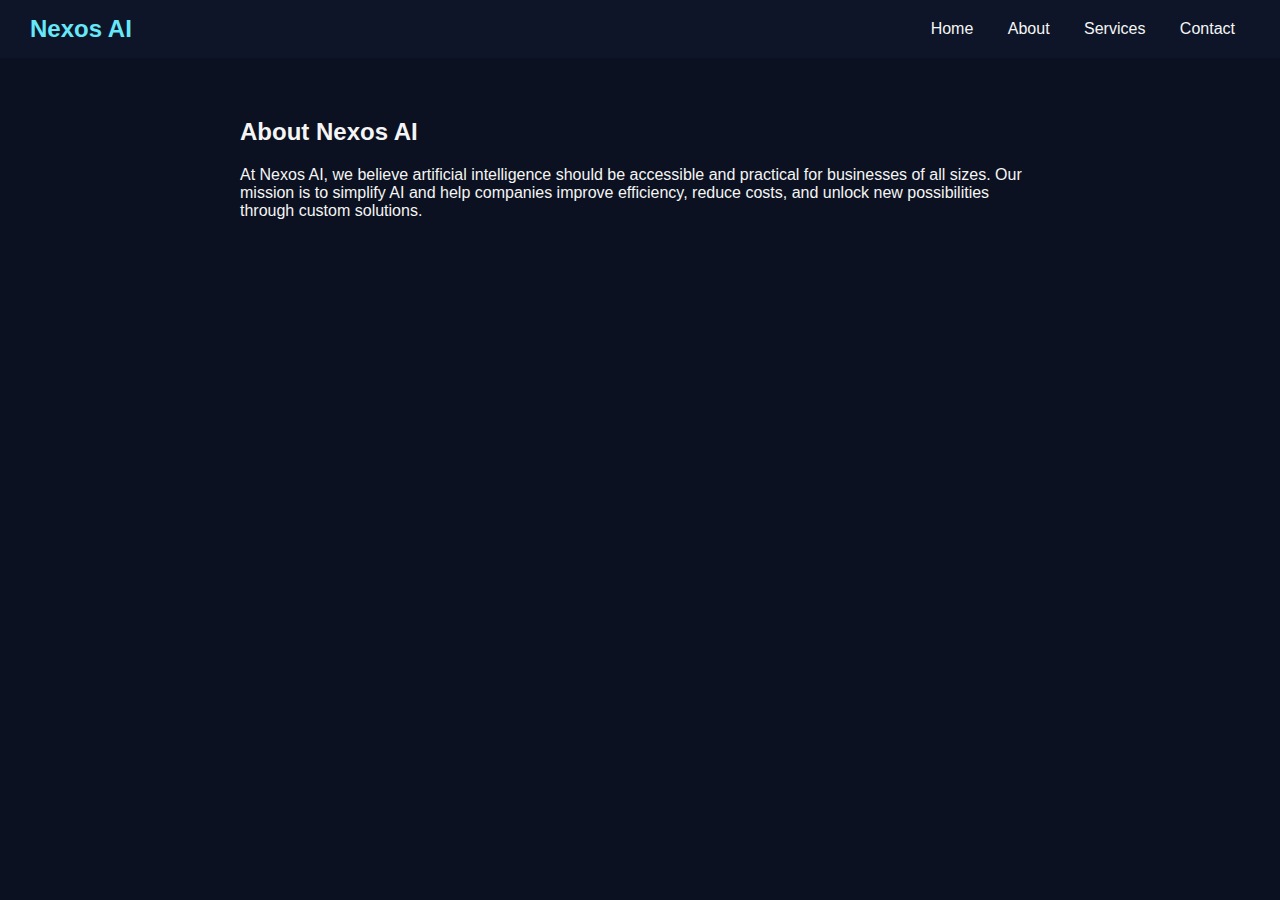
<file: about.html>
<!DOCTYPE html>
<html lang="en">
<head>
  <meta charset="UTF-8">
  <title>About | Nexos AI</title>
  <style>
    body {
      margin: 0;
      font-family: Arial, sans-serif;
      background: #0b1120;
      color: #f5f5f5;
    }
    header {
      background: #0e1528;
      padding: 15px 30px;
      display: flex;
      justify-content: space-between;
      align-items: center;
    }
    .logo {
      font-weight: bold;
      font-size: 1.5em;
      color: #67e8f9;
    }
    nav a {
      margin: 0 15px;
      text-decoration: none;
      color: #f5f5f5;
    }
    .content {
      padding: 40px 20px;
      max-width: 800px;
      margin: auto;
    }
  </style>
</head>
<body>
  <header>
    <div class="logo">Nexos AI</div>
    <nav>
      <a href="index.html">Home</a>
      <a href="about.html">About</a>
      <a href="services.html">Services</a>
      <a href="contact.html">Contact</a>
    </nav>
  </header>
  <section class="content">
    <h2>About Nexos AI</h2>
    <p>At Nexos AI, we believe artificial intelligence should be accessible and practical for businesses of all sizes. Our mission is to simplify AI and help companies improve efficiency, reduce costs, and unlock new possibilities through custom solutions.</p>
  </section>
</body>
</html>
</file>
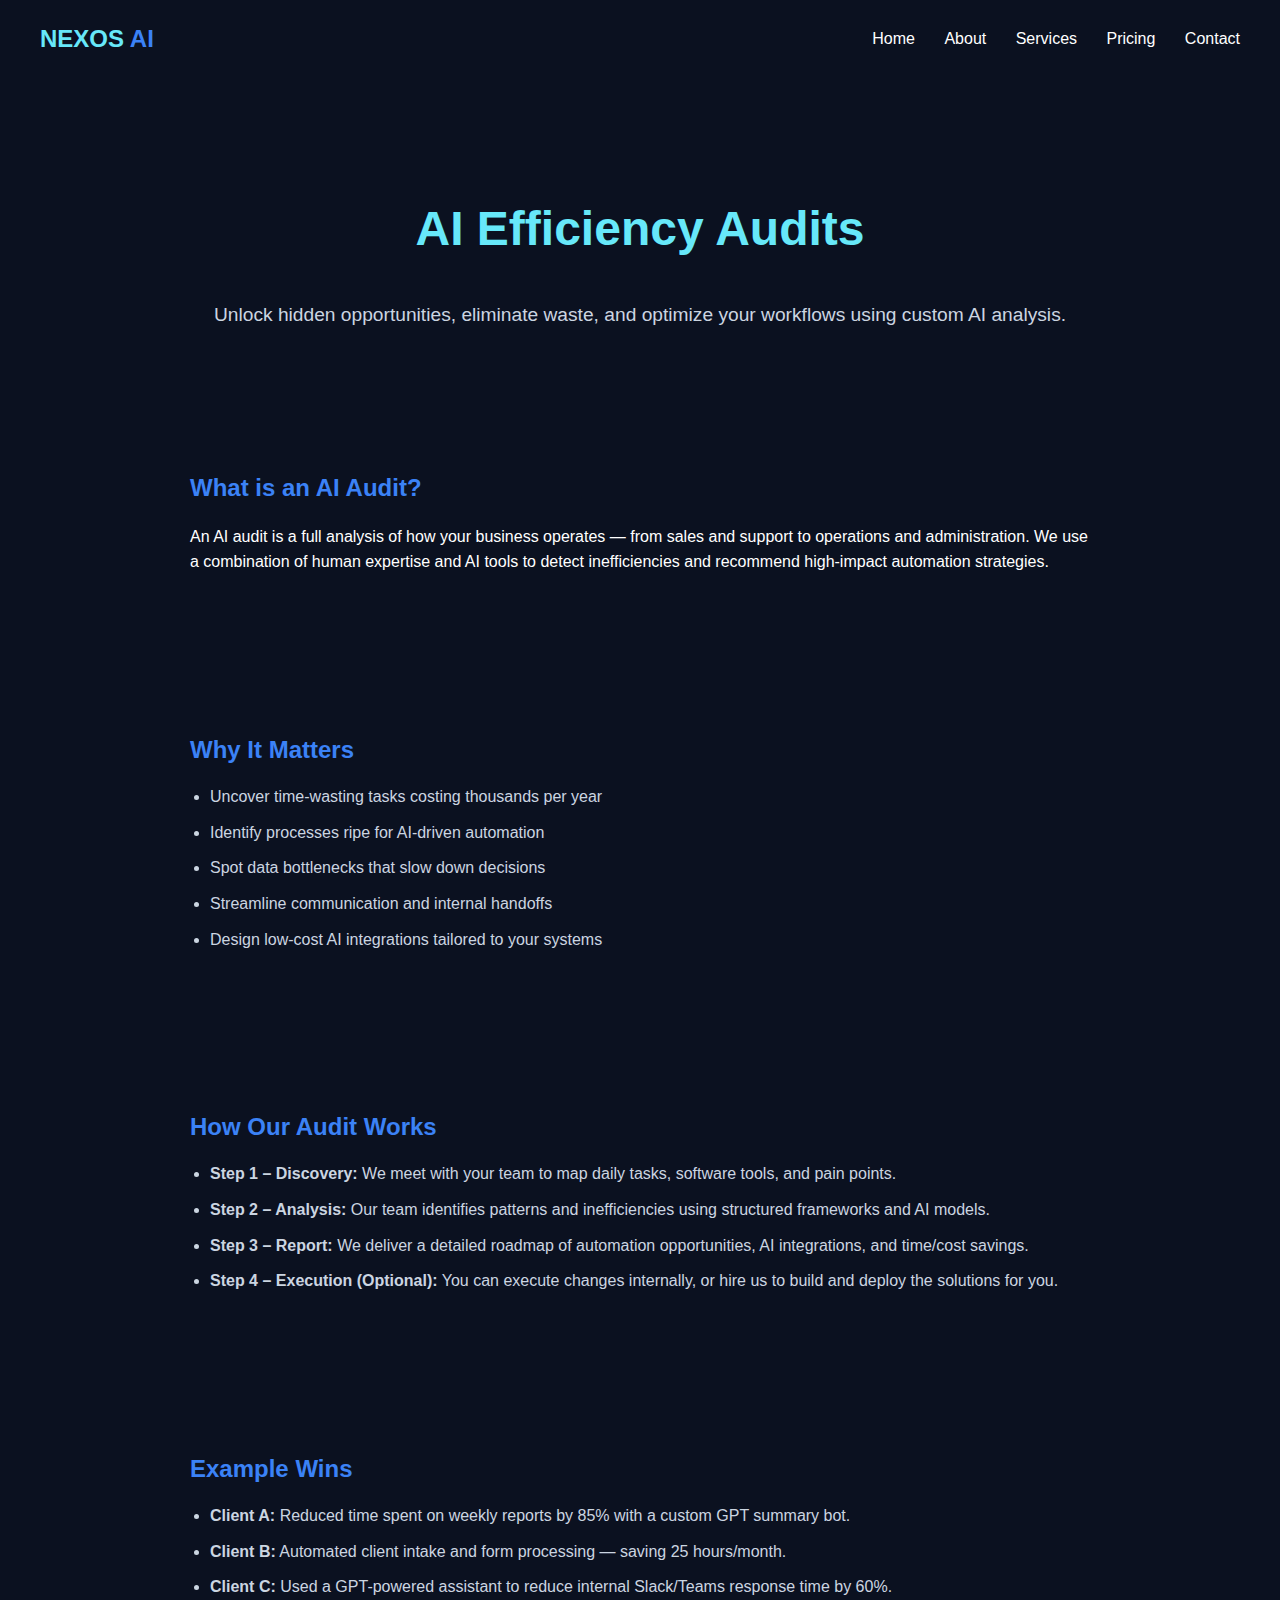
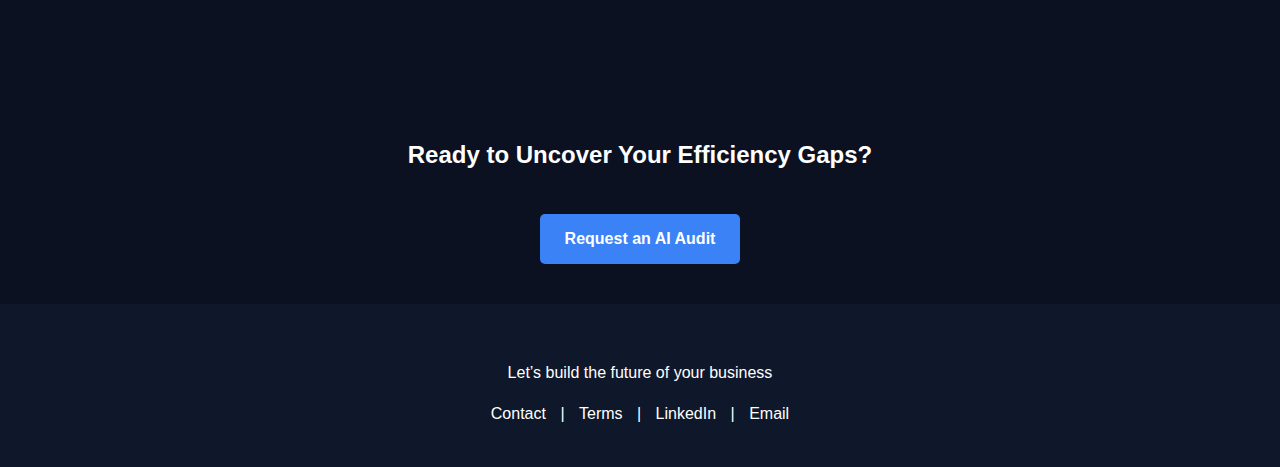
<file: ai-audits.html>
<!DOCTYPE html>
<html lang="en">
<head>
  <meta charset="UTF-8">
  <title>AI Audits | Nexos AI</title>
  
<link rel="icon" type="image/png" href="nexos_favicon.png">
<link rel="icon" href="nexos_favicon.ico" type="image/x-icon">

  <style>
    body {
      margin: 0;
      font-family: 'Segoe UI', sans-serif;
      background-color: #0b1120;
      color: #ffffff;
      line-height: 1.6;
    }
    header {
      background-color: #0b1120;
      display: flex;
      justify-content: space-between;
      align-items: center;
      padding: 20px 40px;
    }
    .logo {
      font-size: 1.5rem;
      color: #67e8f9;
      font-weight: bold;
    }
    nav a {
      margin-left: 25px;
      color: #ffffff;
      text-decoration: none;
      font-size: 1rem;
    }
    .hero {
      padding: 80px 20px 40px;
      text-align: center;
    }
    .hero h1 {
      font-size: 3rem;
      color: #67e8f9;
    }
    .hero p {
      font-size: 1.2rem;
      color: #cbd5e1;
      margin-top: 10px;
    }
    .section {
      padding: 60px 20px;
      max-width: 900px;
      margin: auto;
    }
    .section h2 {
      color: #3b82f6;
      margin-bottom: 10px;
    }
    .section ul {
      padding-left: 20px;
      margin-top: 15px;
    }
    .section li {
      margin-bottom: 10px;
      color: #cbd5e1;
    }
    .cta {
      text-align: center;
      padding: 40px 20px;
    }
    .cta a {
      display: inline-block;
      margin-top: 20px;
      background-color: #3b82f6;
      padding: 12px 25px;
      color: #fff;
      font-weight: bold;
      border-radius: 5px;
      text-decoration: none;
    }
    footer {
      text-align: center;
      background-color: #0f172a;
      padding: 40px 20px;
    }
    footer a {
      margin: 0 10px;
      color: #ffffff;
      text-decoration: none;
    }
  </style>
</head>
<body>

  <header>
    <div class="logo">NEXOS <span style="color: #3b82f6;">AI</span></div>
    <nav>
        <a href="index.html">Home</a>
      <a href="about.html">About</a>
      <a href="services.html">Services</a>
      <a href="pricing.html">Pricing</a>
      <a href="contact.html">Contact</a>
    </nav>
  </header>

  <section class="hero">
    <h1>AI Efficiency Audits</h1>
    <p>Unlock hidden opportunities, eliminate waste, and optimize your workflows using custom AI analysis.</p>
  </section>

  <section class="section">
    <h2>What is an AI Audit?</h2>
    <p>An AI audit is a full analysis of how your business operates — from sales and support to operations and administration. We use a combination of human expertise and AI tools to detect inefficiencies and recommend high-impact automation strategies.</p>
  </section>

  <section class="section">
    <h2>Why It Matters</h2>
    <ul>
      <li>Uncover time-wasting tasks costing thousands per year</li>
      <li>Identify processes ripe for AI-driven automation</li>
      <li>Spot data bottlenecks that slow down decisions</li>
      <li>Streamline communication and internal handoffs</li>
      <li>Design low-cost AI integrations tailored to your systems</li>
    </ul>
  </section>

  <section class="section">
    <h2>How Our Audit Works</h2>
    <ul>
      <li><strong>Step 1 – Discovery:</strong> We meet with your team to map daily tasks, software tools, and pain points.</li>
      <li><strong>Step 2 – Analysis:</strong> Our team identifies patterns and inefficiencies using structured frameworks and AI models.</li>
      <li><strong>Step 3 – Report:</strong> We deliver a detailed roadmap of automation opportunities, AI integrations, and time/cost savings.</li>
      <li><strong>Step 4 – Execution (Optional):</strong> You can execute changes internally, or hire us to build and deploy the solutions for you.</li>
    </ul>
  </section>

  <section class="section">
    <h2>Example Wins</h2>
    <ul>
      <li><strong>Client A:</strong> Reduced time spent on weekly reports by 85% with a custom GPT summary bot.</li>
      <li><strong>Client B:</strong> Automated client intake and form processing — saving 25 hours/month.</li>
      <li><strong>Client C:</strong> Used a GPT-powered assistant to reduce internal Slack/Teams response time by 60%.</li>
    </ul>
  </section>

  <section class="cta">
    <h2>Ready to Uncover Your Efficiency Gaps?</h2>
    <a href="contact.html">Request an AI Audit</a>
  </section>

  <footer>
    <p>Let’s build the future of your business</p>
    <div>
      <a href="contact.html">Contact</a> |
      <a href="#">Terms</a> |
      <a href="#">LinkedIn</a> |
      <a href="#">Email</a>
    </div>
  </footer>

</body>
</html>
</file>
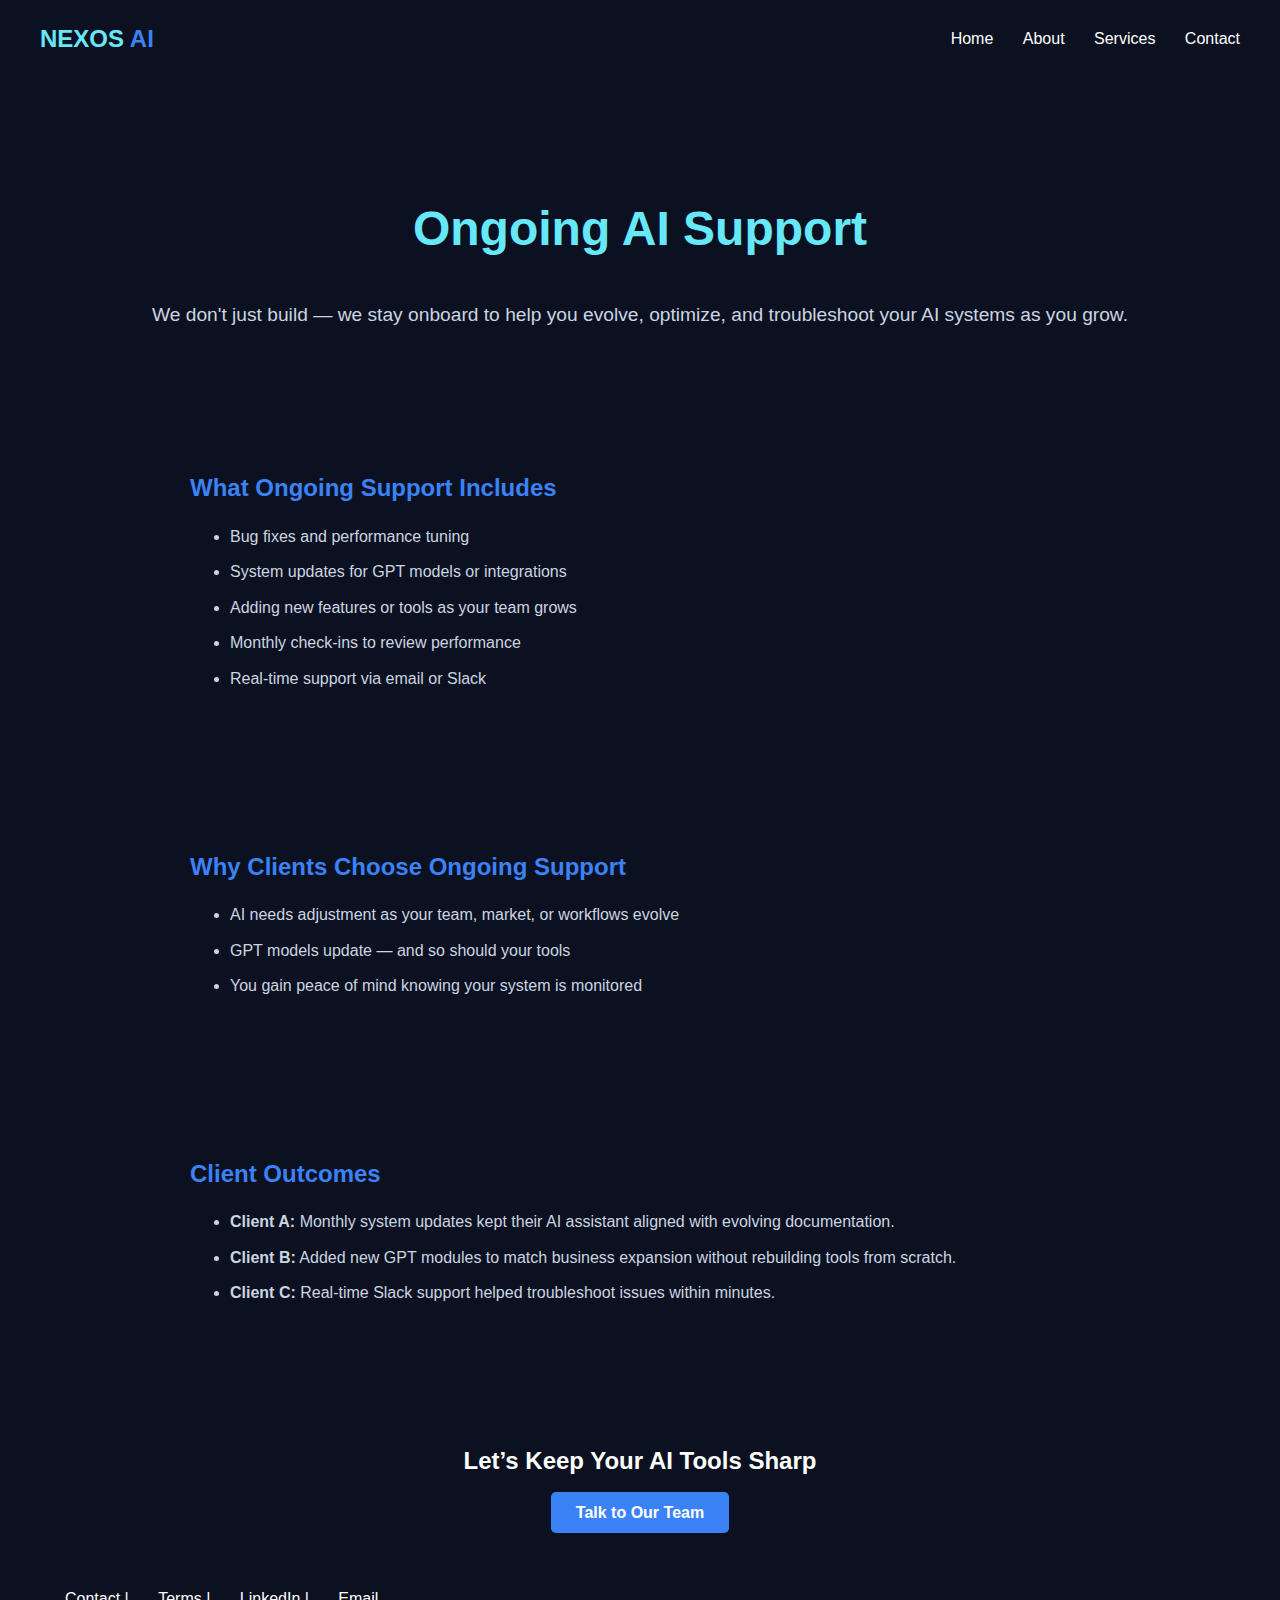
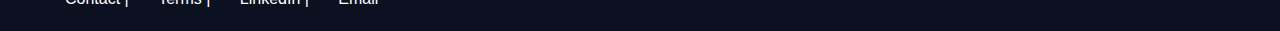
<file: ai-support.html>
<!DOCTYPE html>
<html lang="en">
<head>
  <meta charset="UTF-8">
  <title>Ongoing AI Support | Nexos AI</title>
  <style>
    body { margin: 0; font-family: 'Segoe UI', sans-serif; background-color: #0b1120; color: #ffffff; line-height: 1.6; }
    header, footer { background-color: #0b1120; padding: 20px 40px; display: flex; justify-content: space-between; align-items: center; }
    .logo { font-size: 1.5rem; color: #67e8f9; font-weight: bold; }
    nav a, footer a { color: #ffffff; text-decoration: none; margin-left: 25px; font-size: 1rem; }
    .hero { text-align: center; padding: 80px 20px 40px; }
    .hero h1 { font-size: 3rem; color: #67e8f9; }
    .hero p { font-size: 1.2rem; color: #cbd5e1; margin-top: 10px; }
    .section { padding: 60px 20px; max-width: 900px; margin: auto; }
    .section h2 { color: #3b82f6; margin-bottom: 10px; }
    .section li { margin-bottom: 10px; color: #cbd5e1; }
    .cta { text-align: center; padding: 40px 20px; }
    .cta a { background-color: #3b82f6; color: #fff; padding: 12px 25px; border-radius: 5px; text-decoration: none; font-weight: bold; }
  </style>
</head>
<body>

<header>
  <div class="logo">NEXOS <span style="color: #3b82f6;">AI</span></div>
  <nav>
    <a href="index.html">Home</a>
    <a href="about.html">About</a>
    <a href="services.html">Services</a>
    <a href="contact.html">Contact</a>
  </nav>
</header>

<section class="hero">
  <h1>Ongoing AI Support</h1>
  <p>We don't just build — we stay onboard to help you evolve, optimize, and troubleshoot your AI systems as you grow.</p>
</section>

<section class="section">
  <h2>What Ongoing Support Includes</h2>
  <ul>
    <li>Bug fixes and performance tuning</li>
    <li>System updates for GPT models or integrations</li>
    <li>Adding new features or tools as your team grows</li>
    <li>Monthly check-ins to review performance</li>
    <li>Real-time support via email or Slack</li>
  </ul>
</section>

<section class="section">
  <h2>Why Clients Choose Ongoing Support</h2>
  <ul>
    <li>AI needs adjustment as your team, market, or workflows evolve</li>
    <li>GPT models update — and so should your tools</li>
    <li>You gain peace of mind knowing your system is monitored</li>
  </ul>
</section>

<section class="section">
  <h2>Client Outcomes</h2>
  <ul>
    <li><strong>Client A:</strong> Monthly system updates kept their AI assistant aligned with evolving documentation.</li>
    <li><strong>Client B:</strong> Added new GPT modules to match business expansion without rebuilding tools from scratch.</li>
    <li><strong>Client C:</strong> Real-time Slack support helped troubleshoot issues within minutes.</li>
  </ul>
</section>

<section class="cta">
  <h2>Let’s Keep Your AI Tools Sharp</h2>
  <a href="contact.html">Talk to Our Team</a>
</section>

<footer>
  <div>
    <a href="contact.html">Contact</a> |
    <a href="#">Terms</a> |
    <a href="#">LinkedIn</a> |
    <a href="#">Email</a>
  </div>
</footer>

</body>
</html>
</file>
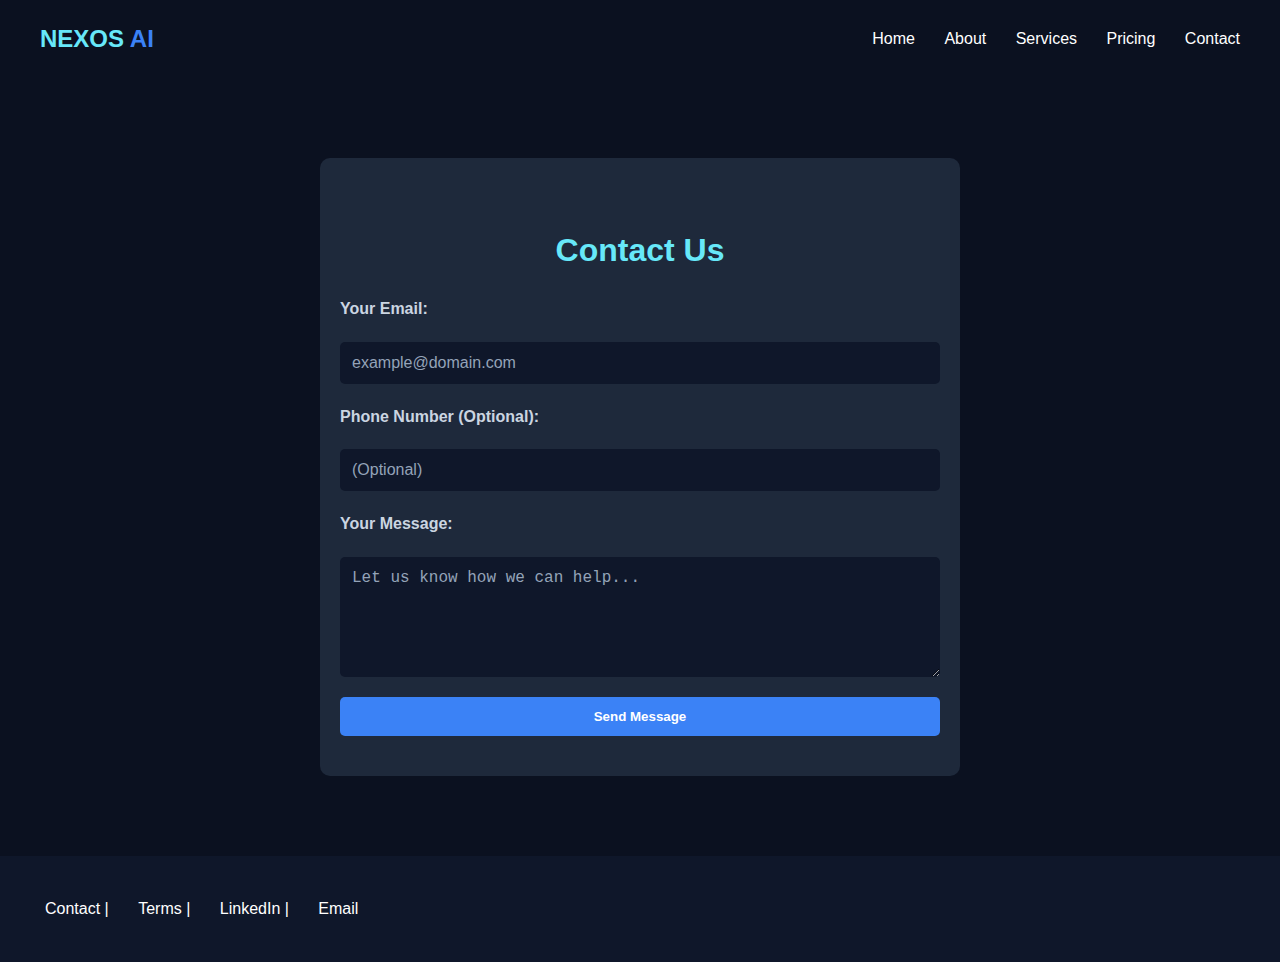
<file: contact.html>
<!DOCTYPE html>
<html lang="en">
<head>
  <meta charset="UTF-8">
  <title>Contact | Nexos AI</title>
  <style>
    body {
      margin: 0;
      font-family: 'Segoe UI', sans-serif;
      background-color: #0b1120;
      color: #ffffff;
      line-height: 1.6;
    }
    header, footer {
      background-color: #0b1120;
      padding: 20px 40px;
      display: flex;
      justify-content: space-between;
      align-items: center;
    }
    .logo {
      font-size: 1.5rem;
      color: #67e8f9;
      font-weight: bold;
    }
    nav a, footer a {
      color: #ffffff;
      text-decoration: none;
      margin-left: 25px;
      font-size: 1rem;
    }
    .form-section {
      max-width: 600px;
      margin: 80px auto;
      padding: 40px 20px;
      background-color: #1e293b;
      border-radius: 10px;
      text-align: center;
    }
    .form-section h2 {
      font-size: 2rem;
      color: #67e8f9;
      margin-bottom: 20px;
    }
    form {
      display: flex;
      flex-direction: column;
      gap: 20px;
    }
    label {
      font-weight: bold;
      text-align: left;
      color: #cbd5e1;
    }
    input, textarea {
      padding: 12px;
      border: none;
      border-radius: 5px;
      background-color: #0f172a;
      color: #ffffff;
      font-size: 1rem;
      width: 100%;
      box-sizing: border-box;
    }
    input::placeholder, textarea::placeholder {
      color: #94a3b8;
    }
    textarea {
      resize: vertical;
      min-height: 120px;
    }
    button {
      background-color: #3b82f6;
      color: #fff;
      padding: 12px;
      border: none;
      border-radius: 5px;
      font-weight: bold;
      cursor: pointer;
      transition: background-color 0.2s;
    }
    button:hover {
      background-color: #2563eb;
    }
    footer {
      text-align: center;
      background-color: #0f172a;
      padding: 40px 20px;
    }
  </style>
</head>
<body>

<header>
  <div class="logo">NEXOS <span style="color: #3b82f6;">AI</span></div>
  <nav>
    <a href="index.html">Home</a>
    <a href="about.html">About</a>
    <a href="services.html">Services</a>
    <a href="pricing.html">Pricing</a>
    <a href="contact.html">Contact</a>
  </nav>
</header>

<section class="form-section">
  <h2>Contact Us</h2>
  <form id="contactForm" action="https://formspree.io/f/mqapwooz" method="POST">
    <label for="email">Your Email:</label>
    <input type="email" name="email" placeholder="example@domain.com" required autocomplete="email">

    <label for="phone">Phone Number (Optional):</label>
    <input type="tel" name="phone" placeholder="(Optional)">

    <label for="message">Your Message:</label>
    <textarea name="message" placeholder="Let us know how we can help..." required autocomplete="off"></textarea>

    <button type="submit">Send Message</button>
  </form>
</section>

<script>
  const form = document.getElementById('contactForm');
  form.addEventListener('submit', function (e) {
    e.preventDefault();
    const formData = new FormData(form);
    fetch(form.action, {
      method: 'POST',
      body: formData,
      headers: { 'Accept': 'application/json' }
    }).then(response => {
      if (response.ok) {
        window.location.href = 'thankyou.html';
      } else {
        alert('There was a problem submitting the form.');
      }
    }).catch(error => {
      alert('There was a network error. Please try again later.');
    });
  });
</script>

<footer>
  <div>
    <a href="contact.html">Contact</a> |
    <a href="#">Terms</a> |
    <a href="#">LinkedIn</a> |
    <a href="#">Email</a>
  </div>
</footer>

</body>
</html>
</file>
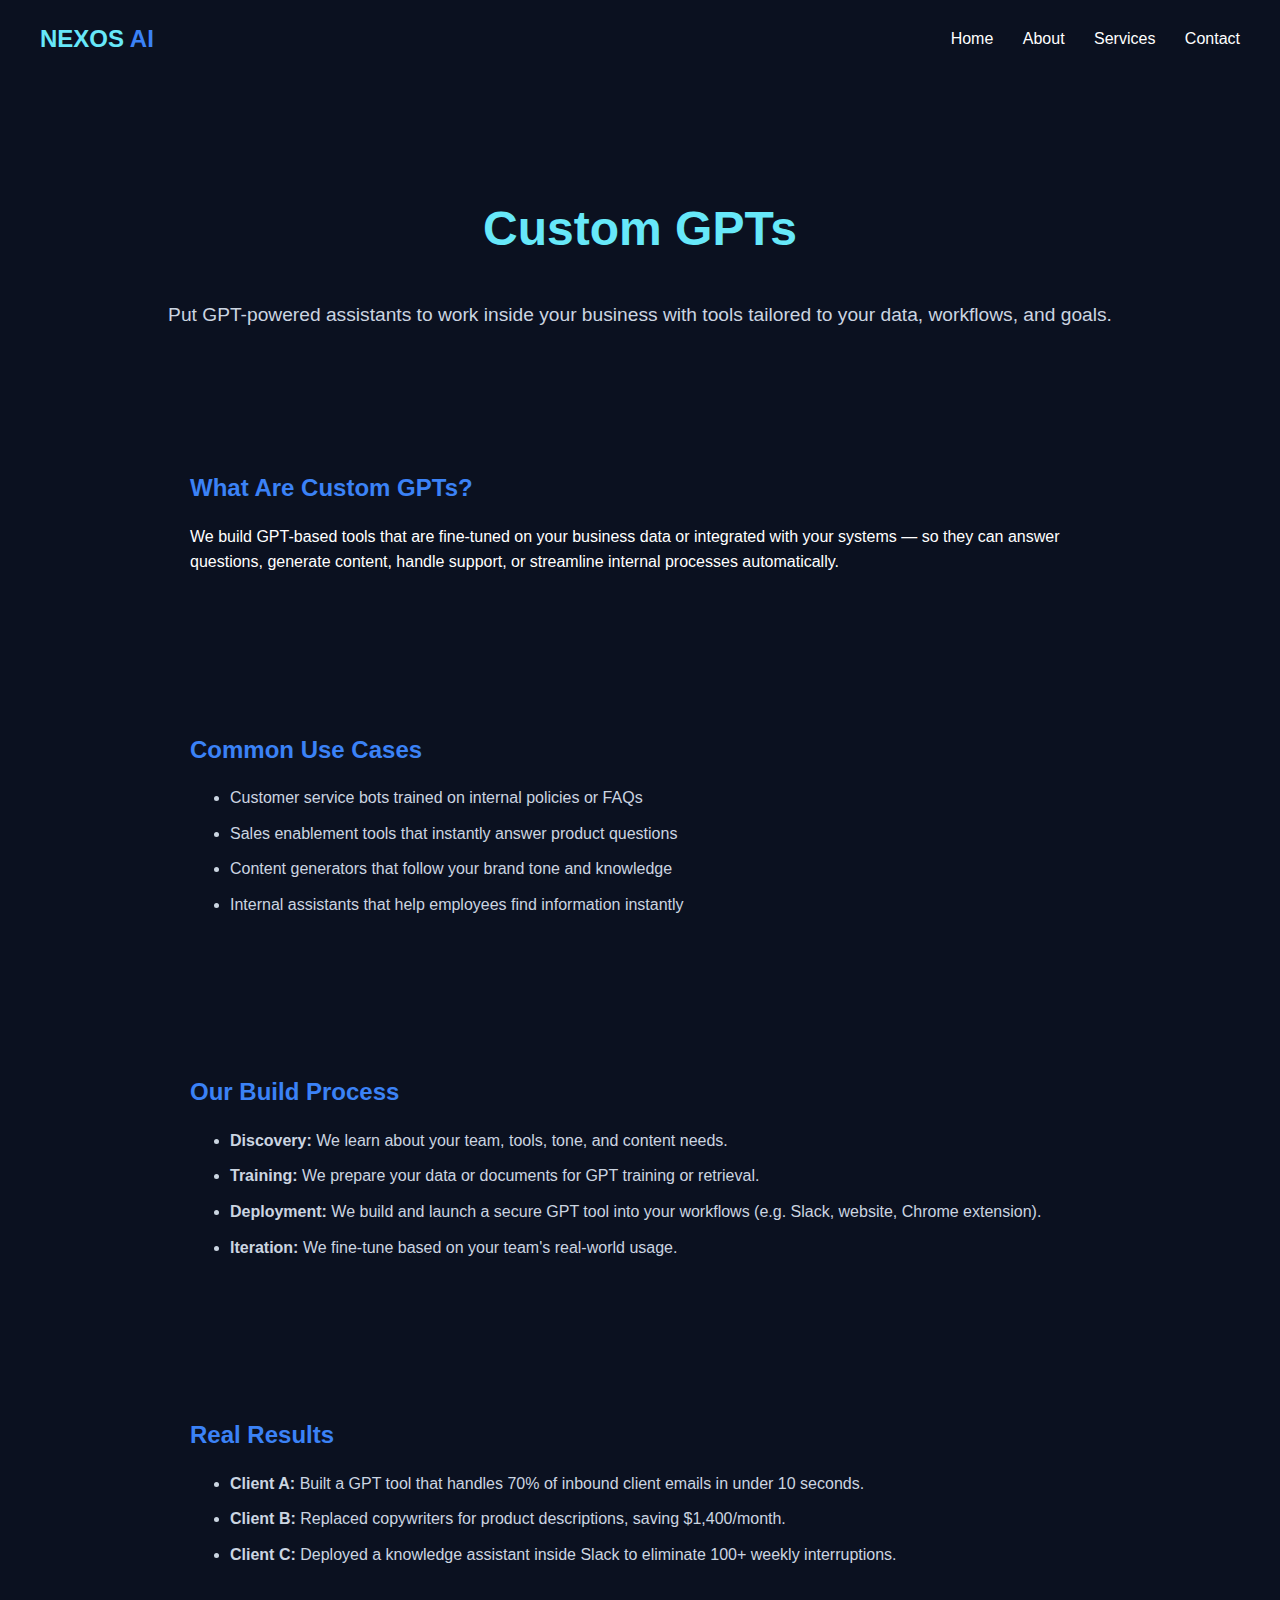
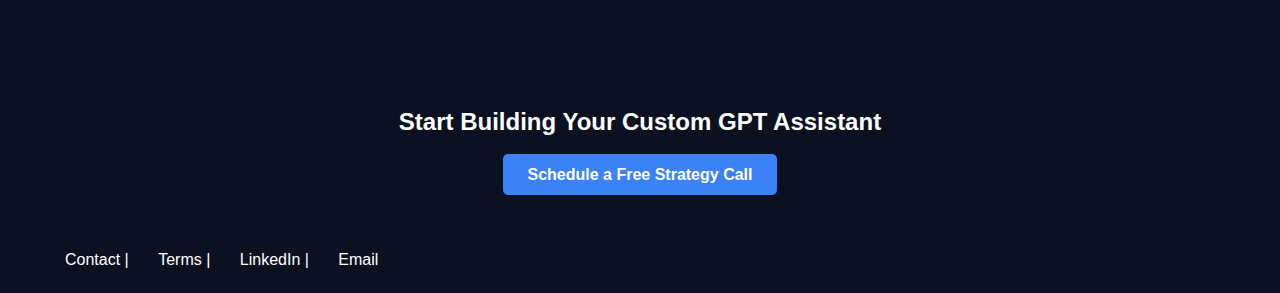
<file: custom-gpts.html>
<!DOCTYPE html>
<html lang="en">
<head>
  <meta charset="UTF-8">
  <title>Custom GPTs | Nexos AI</title>
  <style>
    body { margin: 0; font-family: 'Segoe UI', sans-serif; background-color: #0b1120; color: #ffffff; line-height: 1.6; }
    header, footer { background-color: #0b1120; padding: 20px 40px; display: flex; justify-content: space-between; align-items: center; }
    .logo { font-size: 1.5rem; color: #67e8f9; font-weight: bold; }
    nav a, footer a { color: #ffffff; text-decoration: none; margin-left: 25px; font-size: 1rem; }
    .hero { text-align: center; padding: 80px 20px 40px; }
    .hero h1 { font-size: 3rem; color: #67e8f9; }
    .hero p { font-size: 1.2rem; color: #cbd5e1; margin-top: 10px; }
    .section { padding: 60px 20px; max-width: 900px; margin: auto; }
    .section h2 { color: #3b82f6; margin-bottom: 10px; }
    .section li { margin-bottom: 10px; color: #cbd5e1; }
    .cta { text-align: center; padding: 40px 20px; }
    .cta a { background-color: #3b82f6; color: #fff; padding: 12px 25px; border-radius: 5px; text-decoration: none; font-weight: bold; }
  </style>
</head>
<body>

<header>
  <div class="logo">NEXOS <span style="color: #3b82f6;">AI</span></div>
  <nav>
    <a href="index.html">Home</a>
    <a href="about.html">About</a>
    <a href="services.html">Services</a>
    <a href="contact.html">Contact</a>
  </nav>
</header>

<section class="hero">
  <h1>Custom GPTs</h1>
  <p>Put GPT-powered assistants to work inside your business with tools tailored to your data, workflows, and goals.</p>
</section>

<section class="section">
  <h2>What Are Custom GPTs?</h2>
  <p>We build GPT-based tools that are fine-tuned on your business data or integrated with your systems — so they can answer questions, generate content, handle support, or streamline internal processes automatically.</p>
</section>

<section class="section">
  <h2>Common Use Cases</h2>
  <ul>
    <li>Customer service bots trained on internal policies or FAQs</li>
    <li>Sales enablement tools that instantly answer product questions</li>
    <li>Content generators that follow your brand tone and knowledge</li>
    <li>Internal assistants that help employees find information instantly</li>
  </ul>
</section>

<section class="section">
  <h2>Our Build Process</h2>
  <ul>
    <li><strong>Discovery:</strong> We learn about your team, tools, tone, and content needs.</li>
    <li><strong>Training:</strong> We prepare your data or documents for GPT training or retrieval.</li>
    <li><strong>Deployment:</strong> We build and launch a secure GPT tool into your workflows (e.g. Slack, website, Chrome extension).</li>
    <li><strong>Iteration:</strong> We fine-tune based on your team's real-world usage.</li>
  </ul>
</section>

<section class="section">
  <h2>Real Results</h2>
  <ul>
    <li><strong>Client A:</strong> Built a GPT tool that handles 70% of inbound client emails in under 10 seconds.</li>
    <li><strong>Client B:</strong> Replaced copywriters for product descriptions, saving $1,400/month.</li>
    <li><strong>Client C:</strong> Deployed a knowledge assistant inside Slack to eliminate 100+ weekly interruptions.</li>
  </ul>
</section>

<section class="cta">
  <h2>Start Building Your Custom GPT Assistant</h2>
  <a href="contact.html">Schedule a Free Strategy Call</a>
</section>

<footer>
  <div>
    <a href="contact.html">Contact</a> |
    <a href="#">Terms</a> |
    <a href="#">LinkedIn</a> |
    <a href="#">Email</a>
  </div>
</footer>

</body>
</html>
</file>
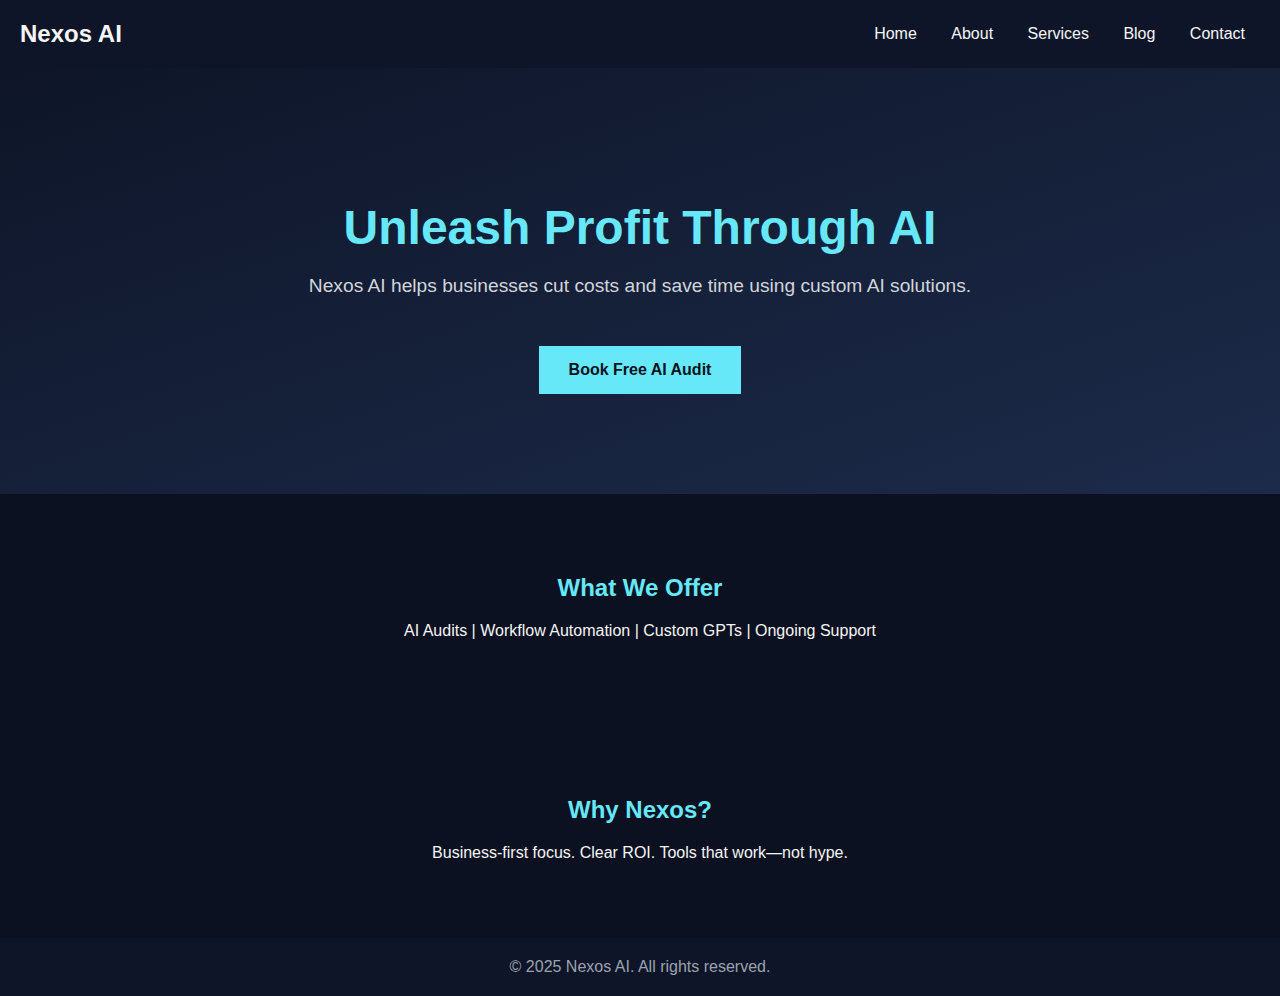
<file: nexos_ai_homepage.html>
<!DOCTYPE html>
<html lang="en">
<head>
    <meta charset="UTF-8">
    <meta name="viewport" content="width=device-width, initial-scale=1.0">
    <title>Nexos AI</title>
    <style>
        body {
            margin: 0;
            font-family: 'Segoe UI', Tahoma, Geneva, Verdana, sans-serif;
            background-color: #0b1120;
            color: #f5f5f5;
        }
        header {
            background-color: #0e1528;
            padding: 20px;
            display: flex;
            justify-content: space-between;
            align-items: center;
        }
        nav a {
            margin: 0 15px;
            color: #f5f5f5;
            text-decoration: none;
            font-weight: 500;
        }
        .hero {
            text-align: center;
            padding: 100px 20px;
            background: linear-gradient(to bottom right, #0e1528, #1c2b4a);
        }
        .hero h1 {
            font-size: 3em;
            margin-bottom: 20px;
            color: #67e8f9;
        }
        .hero p {
            font-size: 1.2em;
            color: #d1d5db;
        }
        .cta-button {
            margin-top: 30px;
            padding: 15px 30px;
            background-color: #67e8f9;
            color: #0b1120;
            border: none;
            font-weight: bold;
            font-size: 1em;
            cursor: pointer;
        }
        .section {
            padding: 60px 20px;
            text-align: center;
        }
        .section h2 {
            color: #67e8f9;
            margin-bottom: 20px;
        }
        .footer {
            background-color: #0e1528;
            padding: 20px;
            text-align: center;
            color: #9ca3af;
        }
    </style>
</head>
<body>
    <header>
        <div style="font-weight: bold; font-size: 1.5em;">Nexos AI</div>
        <nav>
            <a href="#">Home</a>
            <a href="#">About</a>
            <a href="#">Services</a>
            <a href="#">Blog</a>
            <a href="#">Contact</a>
        </nav>
    </header>

    <div class="hero">
        <h1>Unleash Profit Through AI</h1>
        <p>Nexos AI helps businesses cut costs and save time using custom AI solutions.</p>
        <button class="cta-button">Book Free AI Audit</button>
    </div>

    <div class="section">
        <h2>What We Offer</h2>
        <p>AI Audits | Workflow Automation | Custom GPTs | Ongoing Support</p>
    </div>

    <div class="section">
        <h2>Why Nexos?</h2>
        <p>Business-first focus. Clear ROI. Tools that work—not hype.</p>
    </div>

    <div class="footer">
        &copy; 2025 Nexos AI. All rights reserved.
    </div>
</body>
</html>
</file>
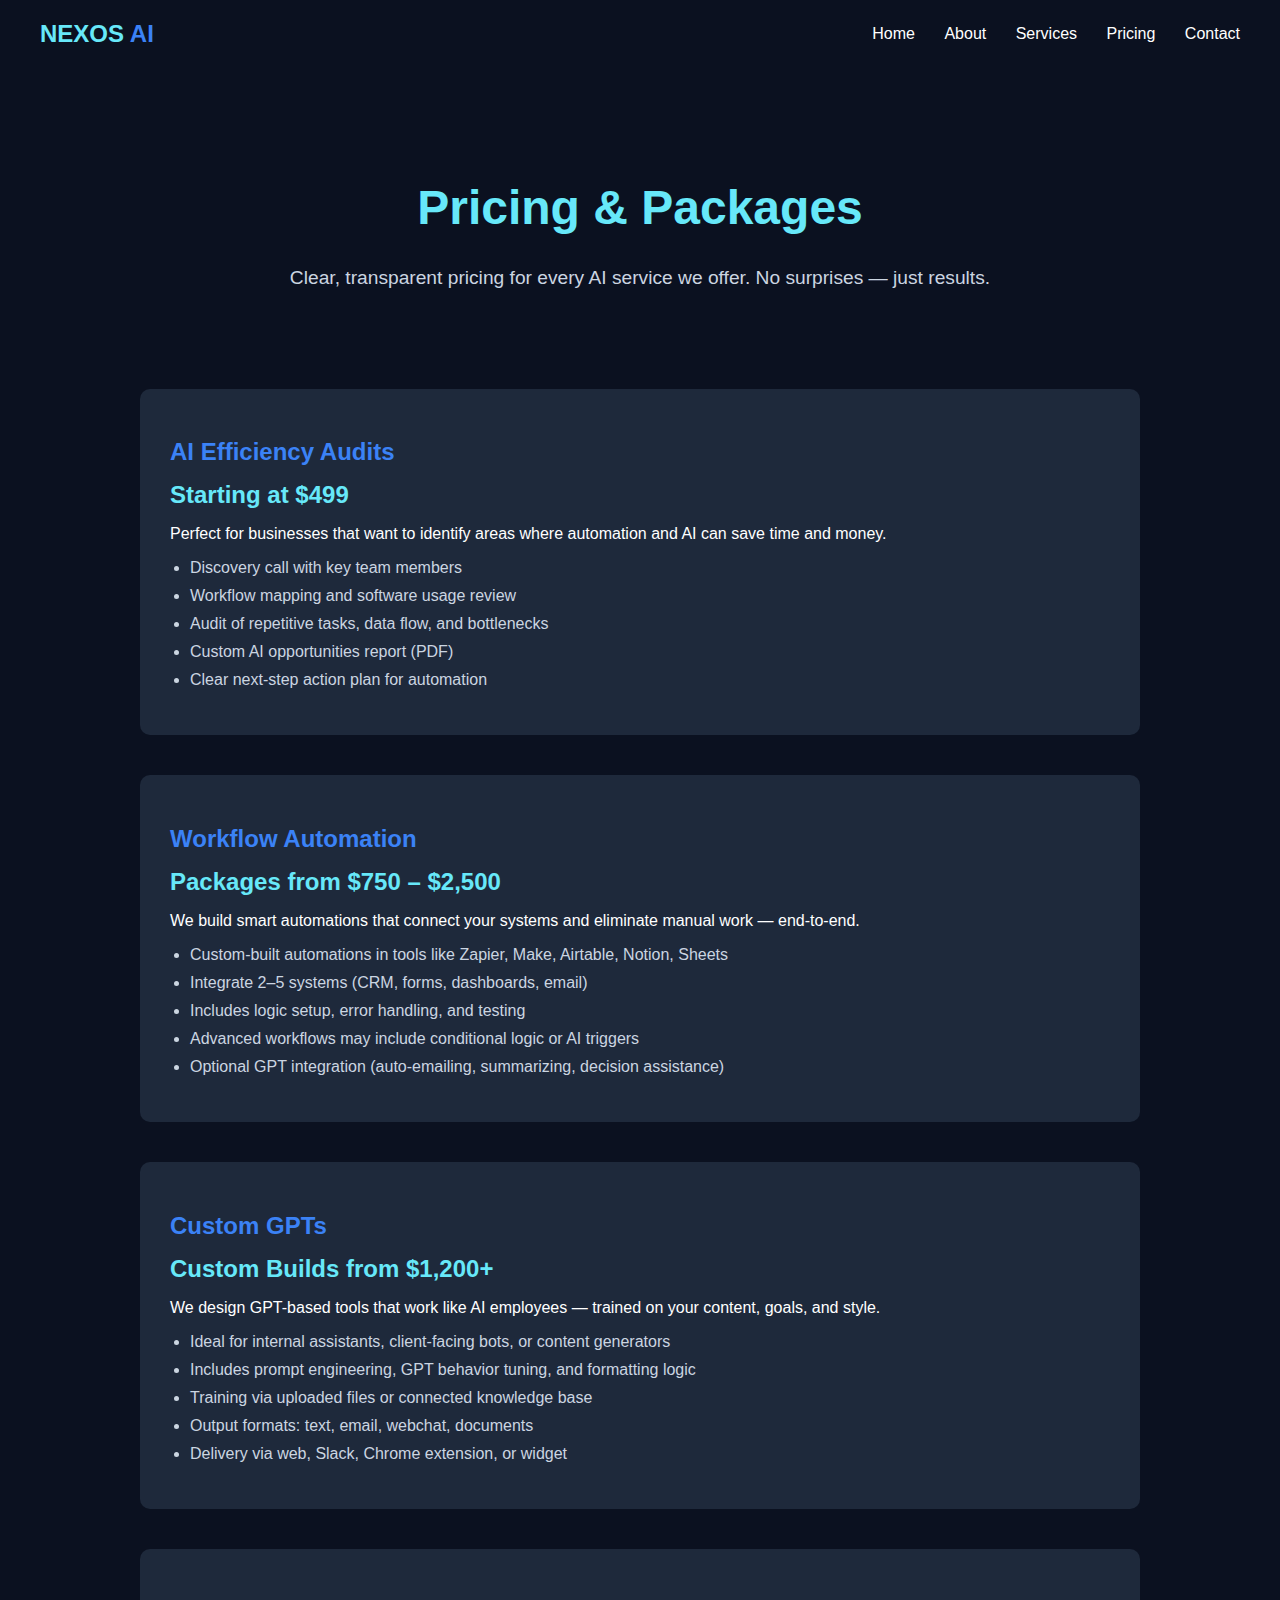
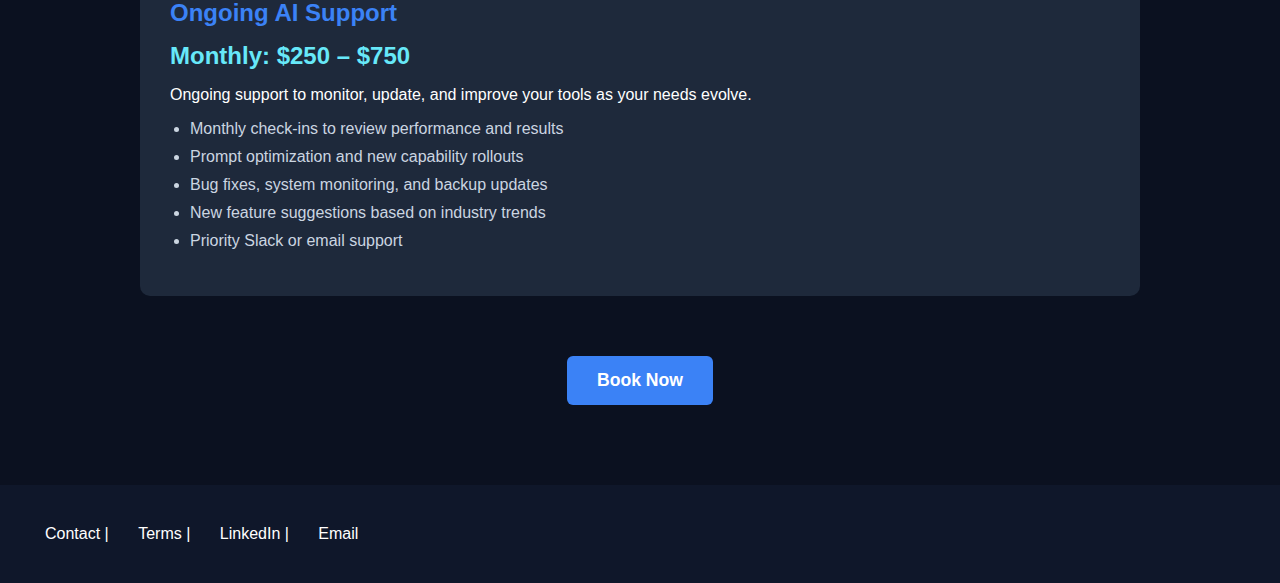
<file: pricing.html>
<!DOCTYPE html>
<html lang="en">
<head>
  <meta charset="UTF-8">
  <title>Pricing | Nexos AI</title>

  <link rel="icon" type="image/png" href="nexos_favicon.png">
  <link rel="icon" href="nexos_favicon.ico" type="image/x-icon">

  <style>
    body { margin: 0; font-family: 'Segoe UI', sans-serif; background-color: #0b1120; color: #ffffff; }
    header, footer { background-color: #0b1120; padding: 20px 40px; display: flex; justify-content: space-between; align-items: center; }
    .logo { font-size: 1.5rem; color: #67e8f9; font-weight: bold; }
    nav a, footer a { color: #ffffff; text-decoration: none; margin-left: 25px; font-size: 1rem; }
    .hero { text-align: center; padding: 80px 20px 40px; }
    .hero h1 { font-size: 3rem; color: #67e8f9; }
    .hero p { font-size: 1.2rem; color: #cbd5e1; }

    .pricing-section {
      max-width: 1000px;
      margin: auto;
      padding: 40px 20px 60px;
      display: grid;
      gap: 40px;
    }

    .plan {
      background-color: #1e293b;
      padding: 30px;
      border-radius: 10px;
    }

    .plan h2 {
      color: #3b82f6;
      margin-bottom: 10px;
    }

    .plan p :not(.price) {
      color: #cbd5e1;
    }

    .plan ul {
      padding-left: 20px;
      margin-top: 10px;
    }

    .plan li {
      margin-bottom: 10px;
      color: #cbd5e1;
    }

    .price {
      font-size: 1.5rem;
      color: #67e8f9; /* Matches hero title */
      font-weight: bold;
      margin: 15px 0;
    }

    .book-button {
      text-align: center;
      margin-bottom: 80px;
    }

    .book-button a {
      display: inline-block;
      background-color: #3b82f6;
      color: #fff;
      padding: 14px 30px;
      font-weight: bold;
      border-radius: 6px;
      text-decoration: none;
      font-size: 1.1rem;
      transition: background-color 0.3s ease;
    }

    .book-button a:hover {
      background-color: #2563eb;
    }

    footer {
      text-align: center;
      background-color: #0f172a;
      padding: 40px 20px;
    }

    /* Scrollbar styling */
    ::-webkit-scrollbar { width: 10px; }
    ::-webkit-scrollbar-track { background: #0b1120; }
    ::-webkit-scrollbar-thumb { background: #1e293b; border-radius: 6px; }
    ::-webkit-scrollbar-thumb:hover { background: #3b82f6; }
  </style>
</head>
<body>

<header>
  <div class="logo">NEXOS <span style="color: #3b82f6;">AI</span></div>
  <nav>
    <a href="index.html">Home</a>
    <a href="about.html">About</a>
    <a href="services.html">Services</a>
    <a href="pricing.html">Pricing</a>
    <a href="contact.html">Contact</a>
  </nav>
</header>

<section class="hero">
  <h1>Pricing & Packages</h1>
  <p>Clear, transparent pricing for every AI service we offer. No surprises — just results.</p>
</section>

<section class="pricing-section">

  <div class="plan">
    <h2>AI Efficiency Audits</h2>
    <p class="price">Starting at $499</p>
    <p>Perfect for businesses that want to identify areas where automation and AI can save time and money.</p>
    <ul>
      <li>Discovery call with key team members</li>
      <li>Workflow mapping and software usage review</li>
      <li>Audit of repetitive tasks, data flow, and bottlenecks</li>
      <li>Custom AI opportunities report (PDF)</li>
      <li>Clear next-step action plan for automation</li>
    </ul>
  </div>

  <div class="plan">
    <h2>Workflow Automation</h2>
    <p class="price">Packages from $750 – $2,500</p>
    <p>We build smart automations that connect your systems and eliminate manual work — end-to-end.</p>
    <ul>
      <li>Custom-built automations in tools like Zapier, Make, Airtable, Notion, Sheets</li>
      <li>Integrate 2–5 systems (CRM, forms, dashboards, email)</li>
      <li>Includes logic setup, error handling, and testing</li>
      <li>Advanced workflows may include conditional logic or AI triggers</li>
      <li>Optional GPT integration (auto-emailing, summarizing, decision assistance)</li>
    </ul>
  </div>

  <div class="plan">
    <h2>Custom GPTs</h2>
    <p class="price">Custom Builds from $1,200+</p>
    <p>We design GPT-based tools that work like AI employees — trained on your content, goals, and style.</p>
    <ul>
      <li>Ideal for internal assistants, client-facing bots, or content generators</li>
      <li>Includes prompt engineering, GPT behavior tuning, and formatting logic</li>
      <li>Training via uploaded files or connected knowledge base</li>
      <li>Output formats: text, email, webchat, documents</li>
      <li>Delivery via web, Slack, Chrome extension, or widget</li>
    </ul>
  </div>

  <div class="plan">
    <h2>Ongoing AI Support</h2>
    <p class="price">Monthly: $250 – $750</p>
    <p>Ongoing support to monitor, update, and improve your tools as your needs evolve.</p>
    <ul>
      <li>Monthly check-ins to review performance and results</li>
      <li>Prompt optimization and new capability rollouts</li>
      <li>Bug fixes, system monitoring, and backup updates</li>
      <li>New feature suggestions based on industry trends</li>
      <li>Priority Slack or email support</li>
    </ul>
  </div>

</section>

<section class="book-button">
  <a href="contact.html">Book Now</a>
</section>

<footer>
  <div>
    <a href="contact.html">Contact</a> |
    <a href="terms.html">Terms</a> |
    <a href="#">LinkedIn</a> |
    <a href="#">Email</a>
  </div>
</footer>

</body>
</html>
</file>
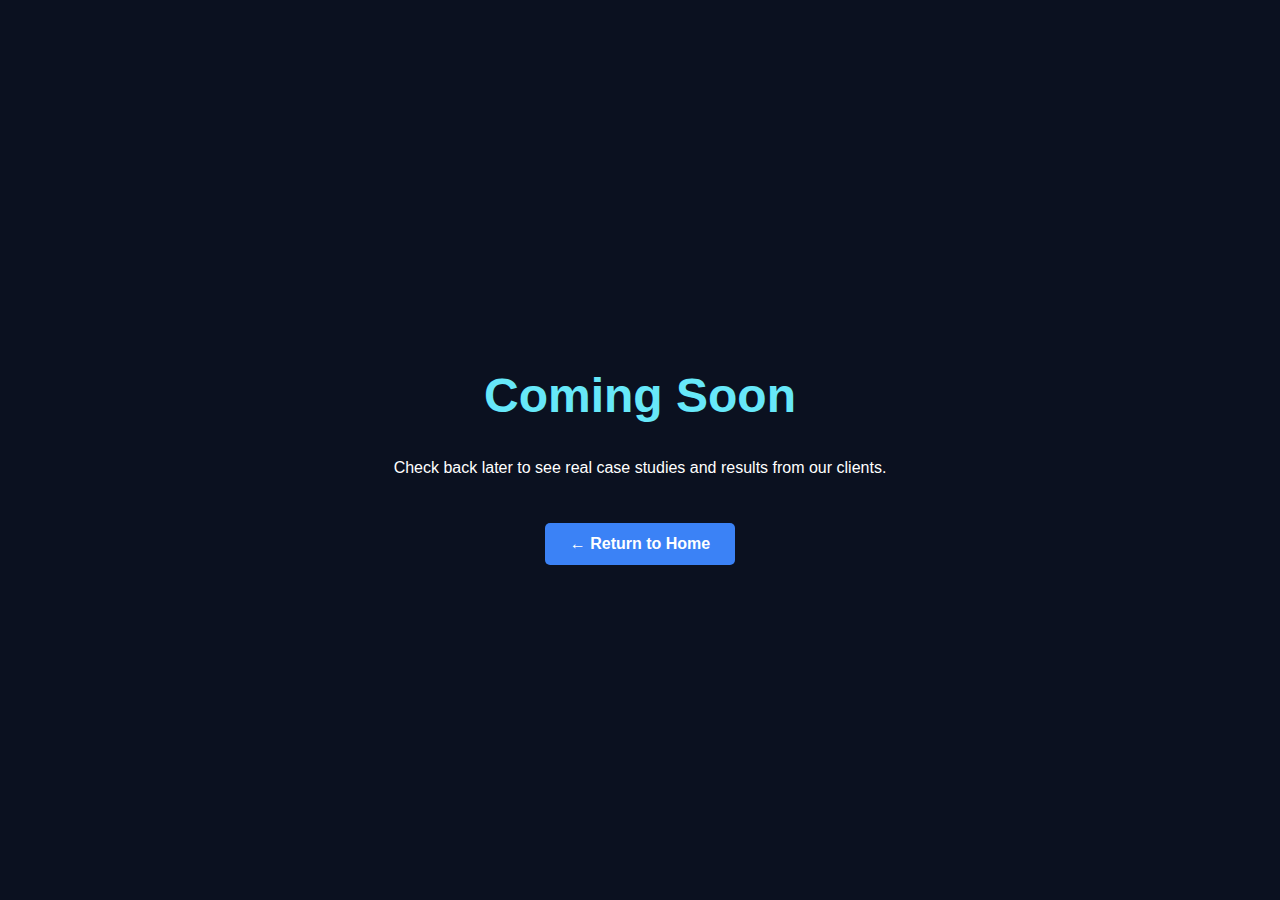
<file: results.html>
<!DOCTYPE html>
<html lang="en">
<head>
  <meta charset="UTF-8">
  <title>Results | Nexos AI</title>
  <style>
    body {
      margin: 0;
      background-color: #0b1120;
      font-family: 'Segoe UI', sans-serif;
      color: white;
      display: flex;
      flex-direction: column;
      justify-content: center;
      align-items: center;
      height: 100vh;
      text-align: center;
    }
    h1 {
      font-size: 3rem;
      color: #67e8f9;
      margin-bottom: 20px;
    }
    a {
      margin-top: 30px;
      display: inline-block;
      background-color: #3b82f6;
      color: white;
      padding: 12px 25px;
      text-decoration: none;
      border-radius: 5px;
      font-weight: bold;
    }
  </style>
</head>
<body>
  <h1>Coming Soon</h1>
  <p>Check back later to see real case studies and results from our clients.</p>
  <a href="index.html">← Return to Home</a>
</body>
</html>
</file>
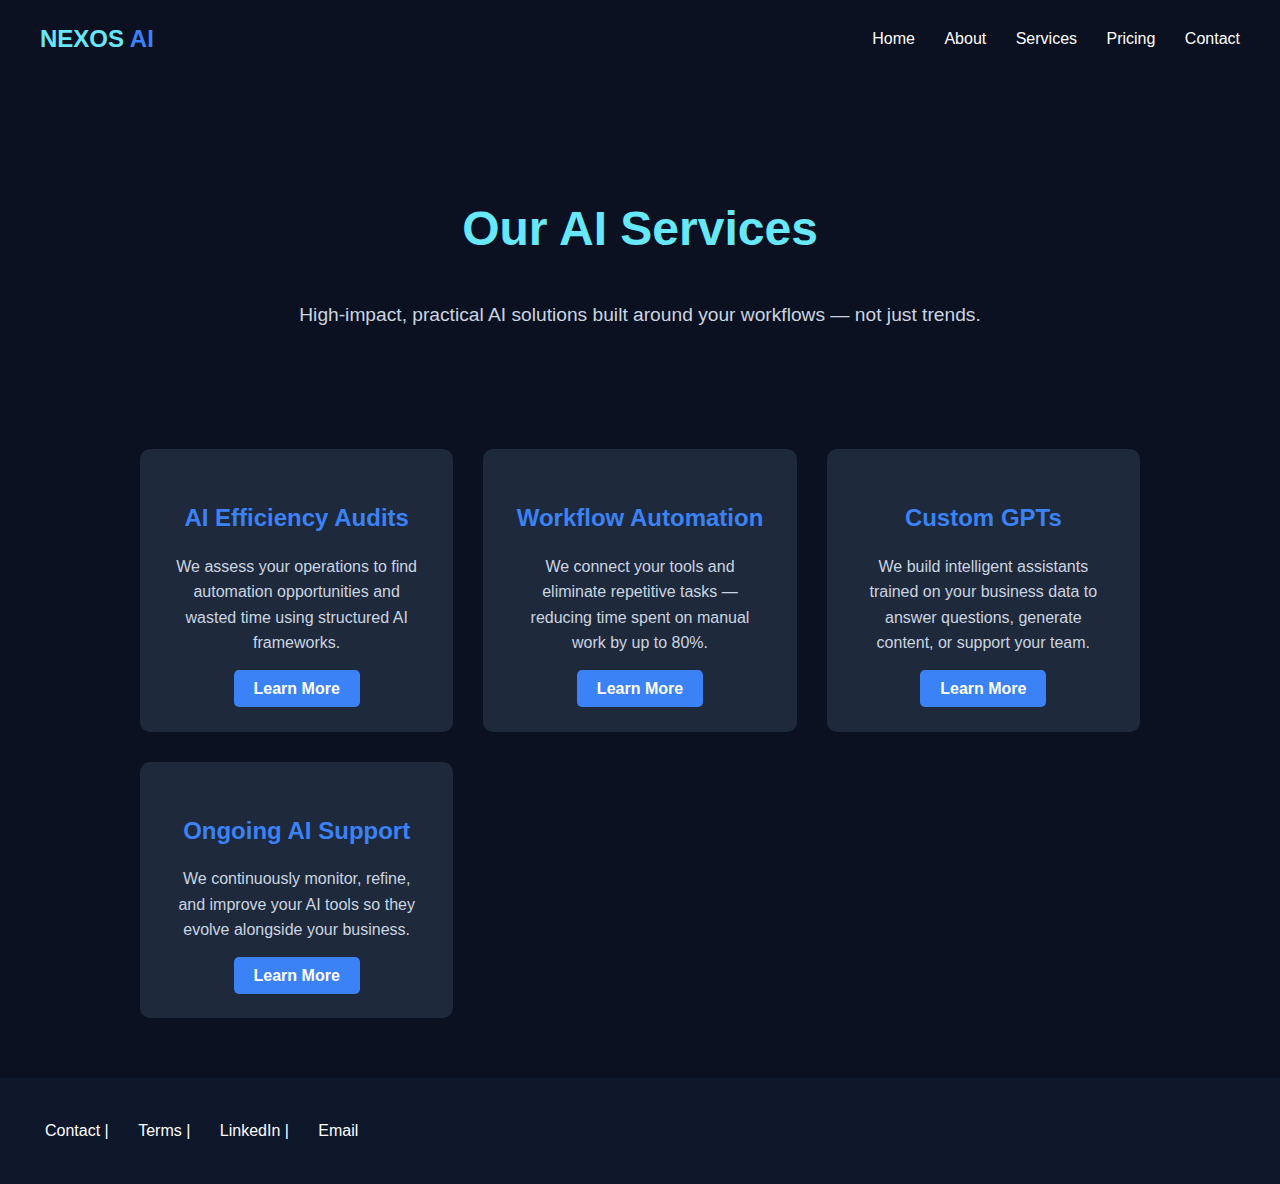
<file: services.html>
<!DOCTYPE html>
<html lang="en">
<head>
  <meta charset="UTF-8">
  <title>Services | Nexos AI</title>
  
<link rel="icon" type="image/png" href="nexos_favicon.png">
<link rel="icon" href="nexos_favicon.ico" type="image/x-icon">

  <style>
    body { margin: 0; font-family: 'Segoe UI', sans-serif; background-color: #0b1120; color: #ffffff; line-height: 1.6; }
    header, footer { background-color: #0b1120; padding: 20px 40px; display: flex; justify-content: space-between; align-items: center; }
    .logo { font-size: 1.5rem; color: #67e8f9; font-weight: bold; }
    nav a, footer a { color: #ffffff; text-decoration: none; margin-left: 25px; font-size: 1rem; }
    .hero { text-align: center; padding: 80px 20px 40px; }
    .hero h1 { font-size: 3rem; color: #67e8f9; }
    .hero p { font-size: 1.2rem; color: #cbd5e1; }
    .services-grid { display: grid; grid-template-columns: repeat(auto-fit, minmax(250px, 1fr)); gap: 30px; padding: 60px 20px; max-width: 1000px; margin: auto; }
    .service-card { background-color: #1e293b; padding: 30px; border-radius: 10px; text-align: center; transition: transform 0.2s; }
    .service-card:hover { transform: scale(1.05); }
    .service-card h2 { color: #3b82f6; margin-bottom: 10px; }
    .service-card p { color: #cbd5e1; margin-bottom: 20px; }
    .service-card a { background-color: #3b82f6; color: #fff; padding: 10px 20px; border-radius: 5px; text-decoration: none; font-weight: bold; }
    footer { text-align: center; background-color: #0f172a; padding: 40px 20px; }
    /* Scrollbar styling for WebKit browsers */
::-webkit-scrollbar {
  width: 10px;
}

::-webkit-scrollbar-track {
  background: #0b1120; /* same as your site background */
}

::-webkit-scrollbar-thumb {
  background: #1e293b; /* soft gray-blue thumb */
  border-radius: 6px;
}

::-webkit-scrollbar-thumb:hover {
  background: #3b82f6; /* hover color (blue accent) */
}

  </style>
</head>
<body>

<header>
  <div class="logo">NEXOS <span style="color: #3b82f9;">AI</span></div>
  <nav>
      <a href="index.html">Home</a>
      <a href="about.html">About</a>
      <a href="services.html">Services</a>
      <a href="pricing.html">Pricing</a>
      <a href="contact.html">Contact</a>
  </nav>
</header>

<section class="hero">
  <h1>Our AI Services</h1>
  <p>High-impact, practical AI solutions built around your workflows — not just trends.</p>
</section>

<section class="services-grid">

  <div class="service-card">
    <h2>AI Efficiency Audits</h2>
    <p>We assess your operations to find automation opportunities and wasted time using structured AI frameworks.</p>
    <a href="ai-audits.html">Learn More</a>
  </div>

  <div class="service-card">
    <h2>Workflow Automation</h2>
    <p>We connect your tools and eliminate repetitive tasks — reducing time spent on manual work by up to 80%.</p>
    <a href="workflow-automation.html">Learn More</a>
  </div>

  <div class="service-card">
    <h2>Custom GPTs</h2>
    <p>We build intelligent assistants trained on your business data to answer questions, generate content, or support your team.</p>
    <a href="custom-gpts.html">Learn More</a>
  </div>

  <div class="service-card">
    <h2>Ongoing AI Support</h2>
    <p>We continuously monitor, refine, and improve your AI tools so they evolve alongside your business.</p>
    <a href="ai-support.html">Learn More</a>
  </div>

</section>

<footer>
  <div>
    <a href="contact.html">Contact</a> |
    <a href="terms.html">Terms</a> |
    <a href="#">LinkedIn</a> |
    <a href="#">Email</a>
  </div>
</footer>

</body>
</html>
</file>
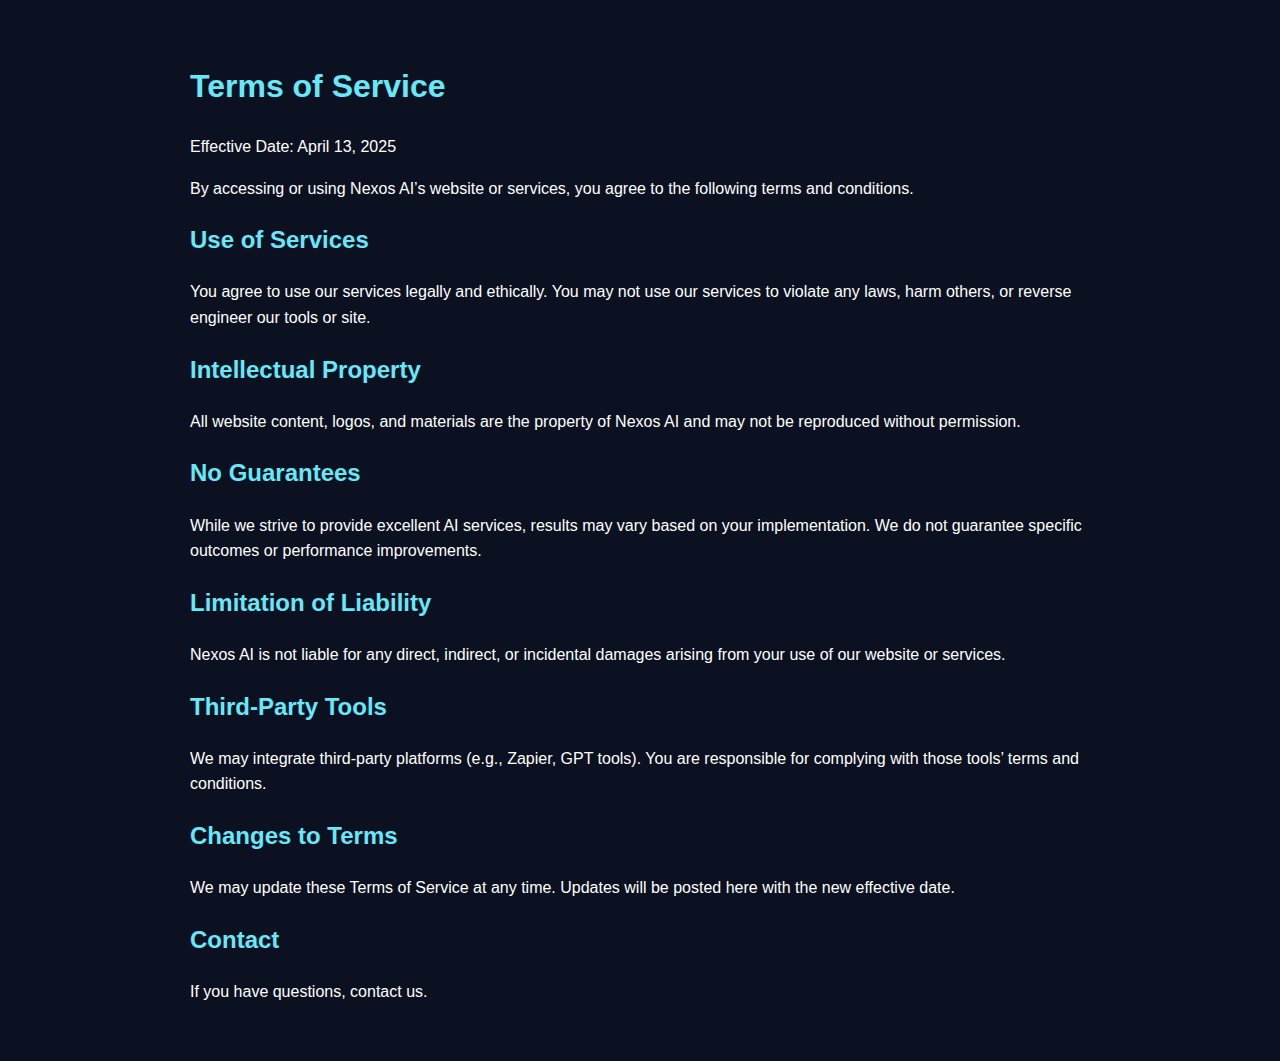
<file: terms.html>
<!DOCTYPE html>
<html lang="en">
<head>
  <meta charset="UTF-8">
  <title>Terms of Service | Nexos AI</title>
  <style>
    body { margin: 0; font-family: 'Segoe UI', sans-serif; background-color: #0b1120; color: #ffffff; padding: 40px 20px; max-width: 900px; margin: auto; line-height: 1.6; }
    h1, h2 { color: #67e8f9; }
    a { color: #3b82f6; text-decoration: none; }
  </style>
</head>
<body>

<h1>Terms of Service</h1>
<p>Effective Date: April 13, 2025</p>

<p>By accessing or using Nexos AI’s website or services, you agree to the following terms and conditions.</p>

<h2>Use of Services</h2>
<p>You agree to use our services legally and ethically. You may not use our services to violate any laws, harm others, or reverse engineer our tools or site.</p>

<h2>Intellectual Property</h2>
<p>All website content, logos, and materials are the property of Nexos AI and may not be reproduced without permission.</p>

<h2>No Guarantees</h2>
<p>While we strive to provide excellent AI services, results may vary based on your implementation. We do not guarantee specific outcomes or performance improvements.</p>

<h2>Limitation of Liability</h2>
<p>Nexos AI is not liable for any direct, indirect, or incidental damages arising from your use of our website or services.</p>

<h2>Third-Party Tools</h2>
<p>We may integrate third-party platforms (e.g., Zapier, GPT tools). You are responsible for complying with those tools’ terms and conditions.</p>

<h2>Changes to Terms</h2>
<p>We may update these Terms of Service at any time. Updates will be posted here with the new effective date.</p>

<h2>Contact</h2>
<p>If you have questions, contact us.

</body>
</html>
</file>
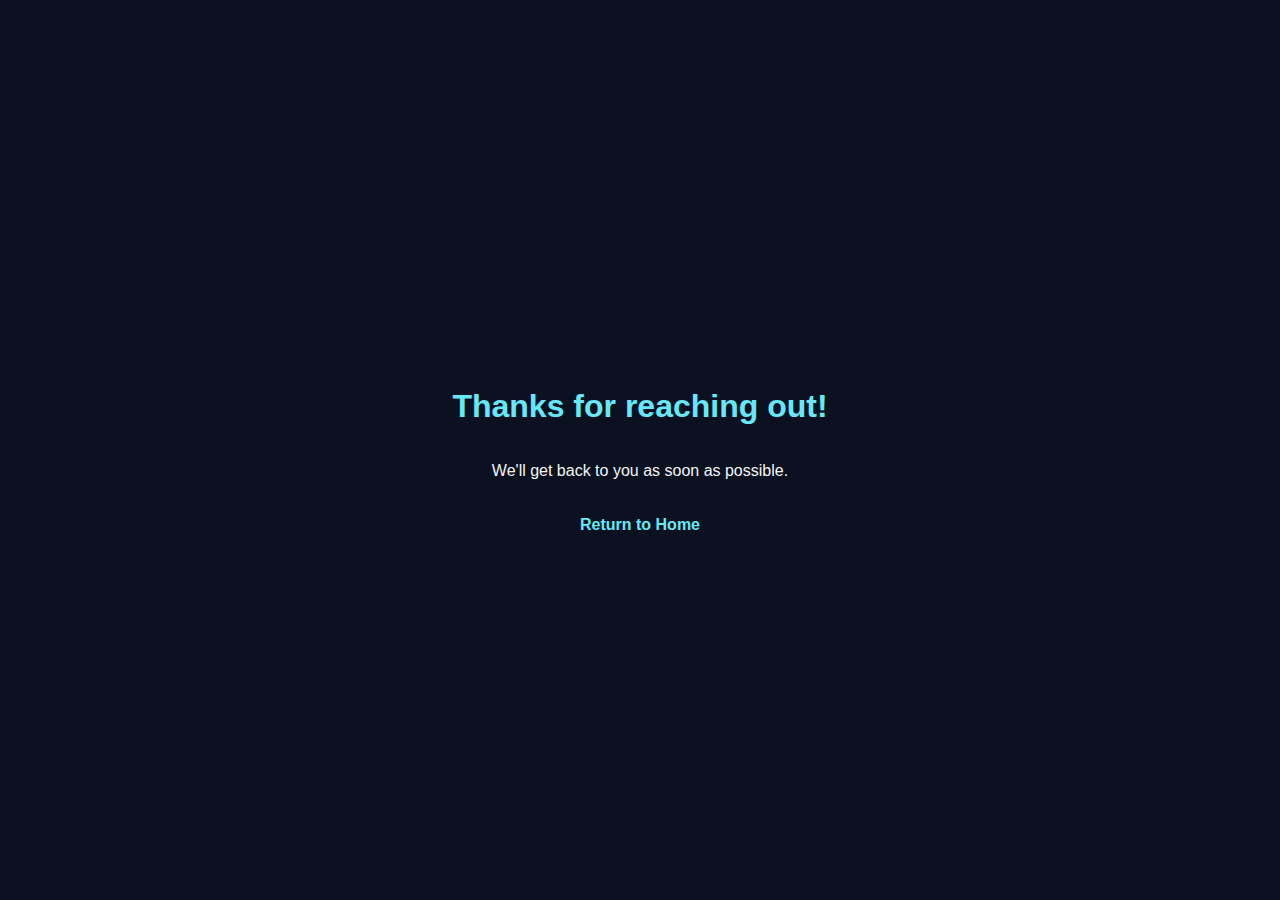
<file: thankyou.html>
<!DOCTYPE html>
<html lang="en">
<head>
  <meta charset="UTF-8">
  <title>Thank You | Nexos AI</title>
  
<link rel="icon" type="image/png" href="nexos_favicon.png">
<link rel="icon" href="nexos_favicon.ico" type="image/x-icon">

  <style>
    body {
      margin: 0;
      font-family: Arial, sans-serif;
      background: #0b1120;
      color: #f5f5f5;
      display: flex;
      justify-content: center;
      align-items: center;
      height: 100vh;
      flex-direction: column;
      text-align: center;
    }
    h1 {
      color: #67e8f9;
    }
    a {
      color: #67e8f9;
      text-decoration: none;
      margin-top: 20px;
      font-weight: bold;
    }
  </style>
</head>
<body>
  <h1>Thanks for reaching out!</h1>
  <p>We'll get back to you as soon as possible.</p>
  <a href="index.html">Return to Home</a>
</body>
</html>
</file>
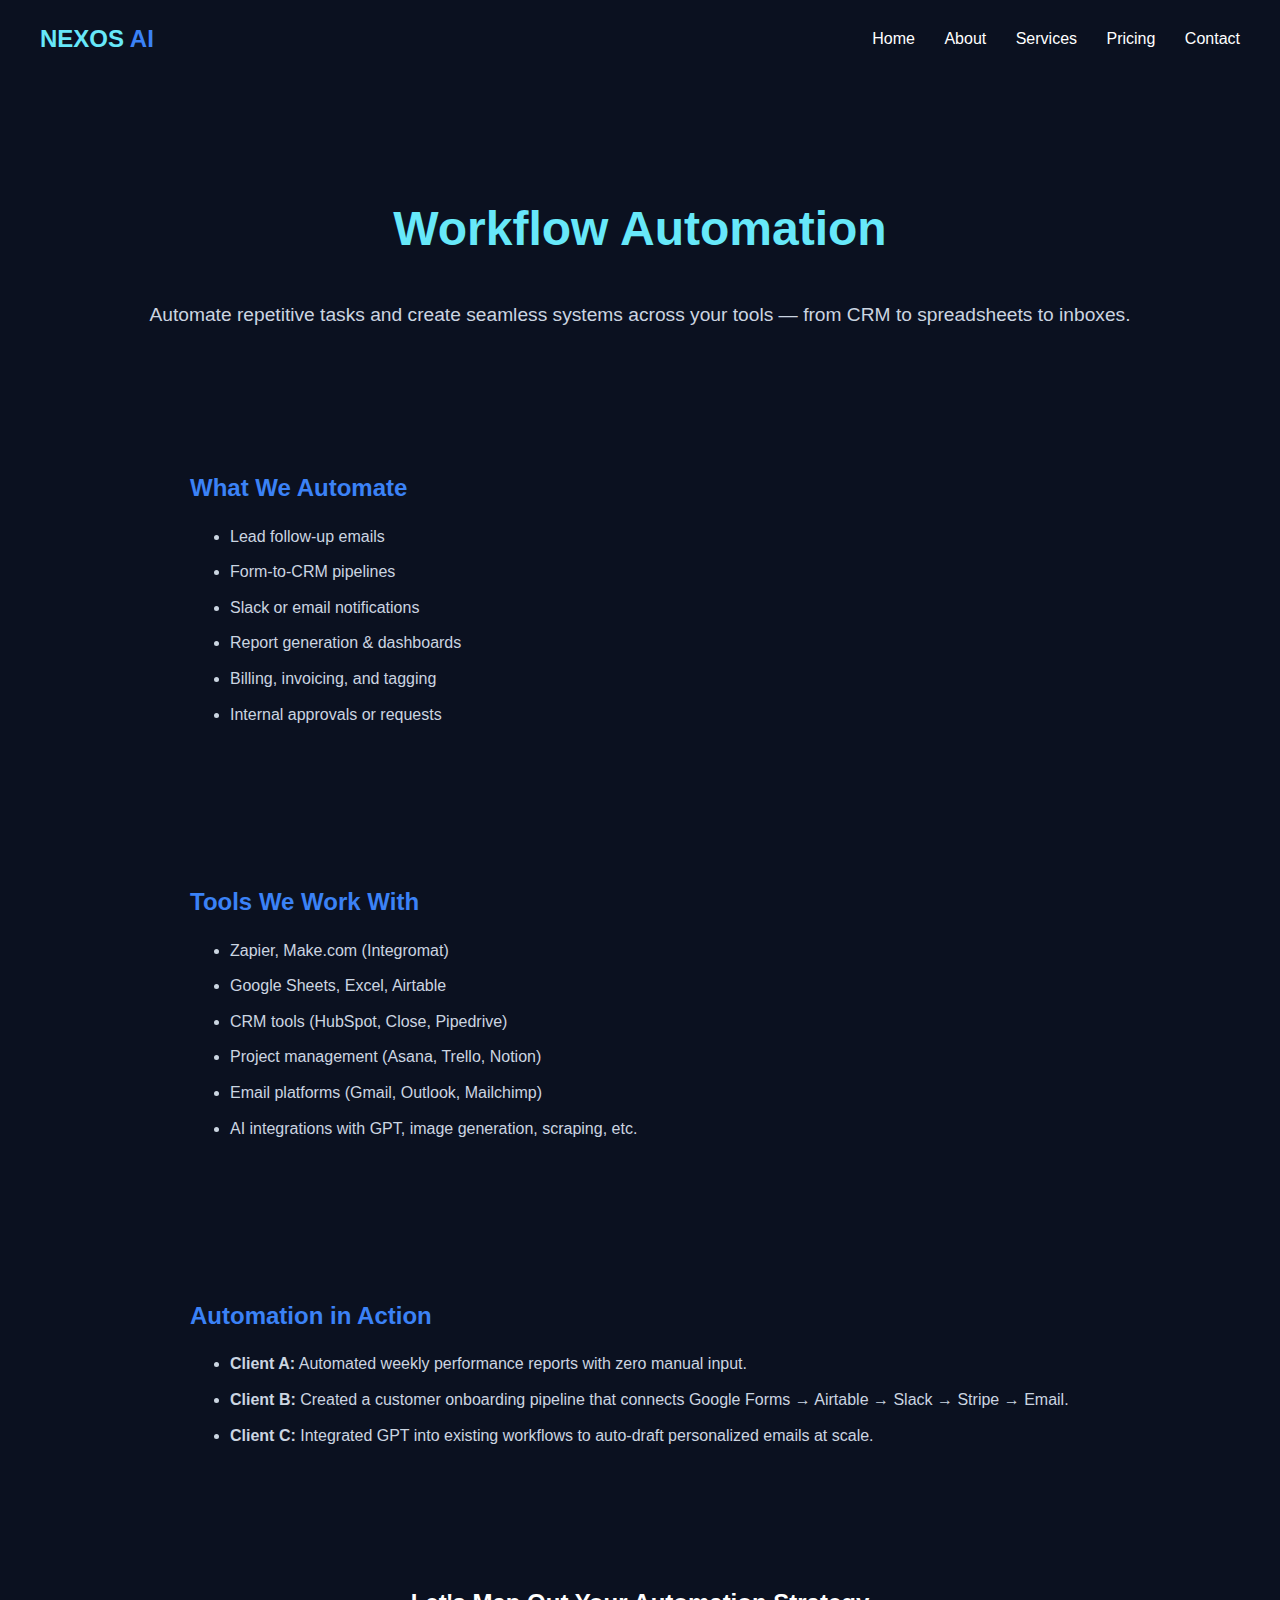
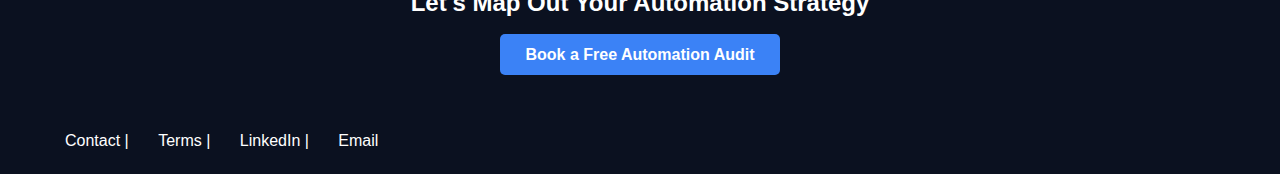
<file: workflow-automation.html>
<!DOCTYPE html>
<html lang="en">
<head>
  <meta charset="UTF-8">
  <title>Workflow Automation | Nexos AI</title>
  <style>
    body { margin: 0; font-family: 'Segoe UI', sans-serif; background-color: #0b1120; color: #ffffff; line-height: 1.6; }
    header, footer { background-color: #0b1120; padding: 20px 40px; display: flex; justify-content: space-between; align-items: center; }
    .logo { font-size: 1.5rem; color: #67e8f9; font-weight: bold; }
    nav a, footer a { color: #ffffff; text-decoration: none; margin-left: 25px; font-size: 1rem; }
    .hero { text-align: center; padding: 80px 20px 40px; }
    .hero h1 { font-size: 3rem; color: #67e8f9; }
    .hero p { font-size: 1.2rem; color: #cbd5e1; margin-top: 10px; }
    .section { padding: 60px 20px; max-width: 900px; margin: auto; }
    .section h2 { color: #3b82f6; margin-bottom: 10px; }
    .section li { margin-bottom: 10px; color: #cbd5e1; }
    .cta { text-align: center; padding: 40px 20px; }
    .cta a { background-color: #3b82f6; color: #fff; padding: 12px 25px; border-radius: 5px; text-decoration: none; font-weight: bold; }
  </style>
</head>
<body>

<header>
  <div class="logo">NEXOS <span style="color: #3b82f6;">AI</span></div>
  <nav>
   <a href="index.html">Home</a>
      <a href="about.html">About</a>
      <a href="services.html">Services</a>
      <a href="pricing.html">Pricing</a>
      <a href="contact.html">Contact</a>
  </nav>
</header>

<section class="hero">
  <h1>Workflow Automation</h1>
  <p>Automate repetitive tasks and create seamless systems across your tools — from CRM to spreadsheets to inboxes.</p>
</section>

<section class="section">
  <h2>What We Automate</h2>
  <ul>
    <li>Lead follow-up emails</li>
    <li>Form-to-CRM pipelines</li>
    <li>Slack or email notifications</li>
    <li>Report generation & dashboards</li>
    <li>Billing, invoicing, and tagging</li>
    <li>Internal approvals or requests</li>
  </ul>
</section>

<section class="section">
  <h2>Tools We Work With</h2>
  <ul>
    <li>Zapier, Make.com (Integromat)</li>
    <li>Google Sheets, Excel, Airtable</li>
    <li>CRM tools (HubSpot, Close, Pipedrive)</li>
    <li>Project management (Asana, Trello, Notion)</li>
    <li>Email platforms (Gmail, Outlook, Mailchimp)</li>
    <li>AI integrations with GPT, image generation, scraping, etc.</li>
  </ul>
</section>

<section class="section">
  <h2>Automation in Action</h2>
  <ul>
    <li><strong>Client A:</strong> Automated weekly performance reports with zero manual input.</li>
    <li><strong>Client B:</strong> Created a customer onboarding pipeline that connects Google Forms → Airtable → Slack → Stripe → Email.</li>
    <li><strong>Client C:</strong> Integrated GPT into existing workflows to auto-draft personalized emails at scale.</li>
  </ul>
</section>

<section class="cta">
  <h2>Let's Map Out Your Automation Strategy</h2>
  <a href="contact.html">Book a Free Automation Audit</a>
</section>

<footer>
  <div>
    <a href="contact.html">Contact</a> |
    <a href="#">Terms</a> |
    <a href="#">LinkedIn</a> |
    <a href="#">Email</a>
  </div>
</footer>

</body>
</html>
</file>
